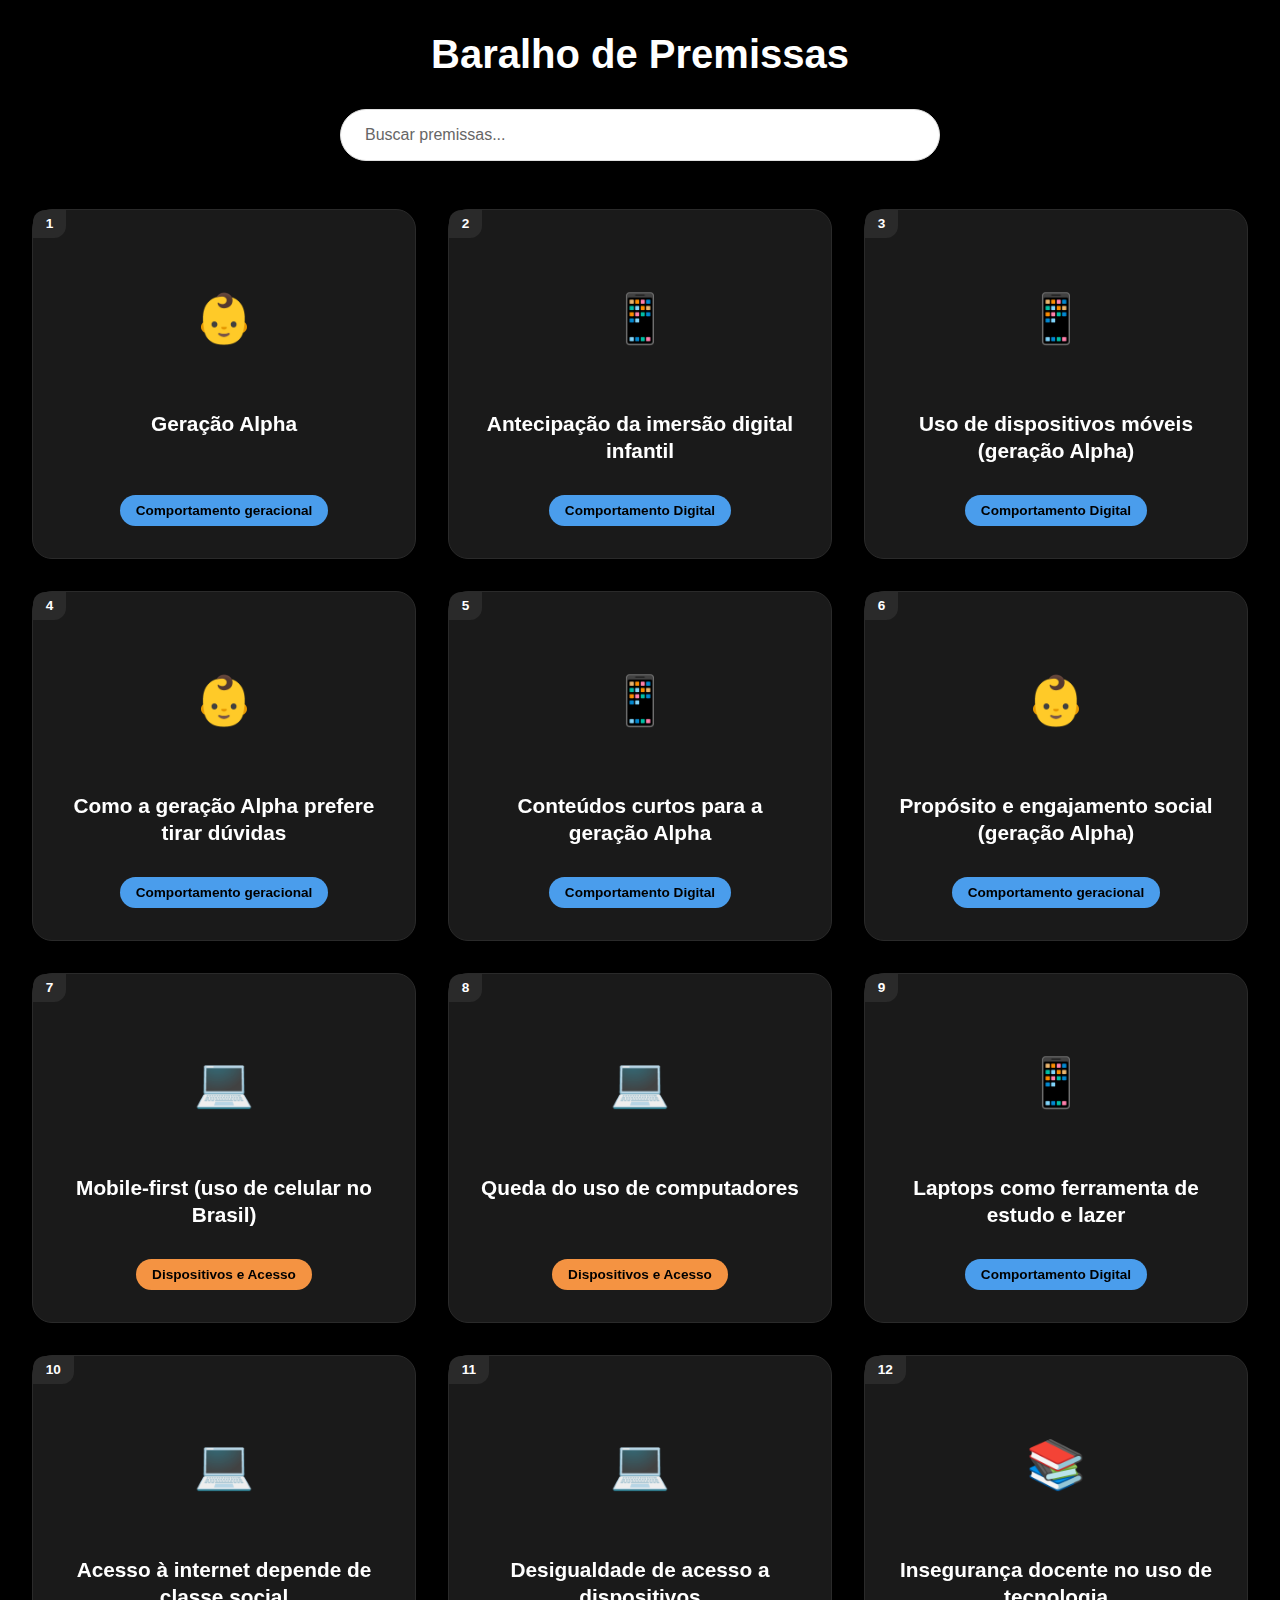
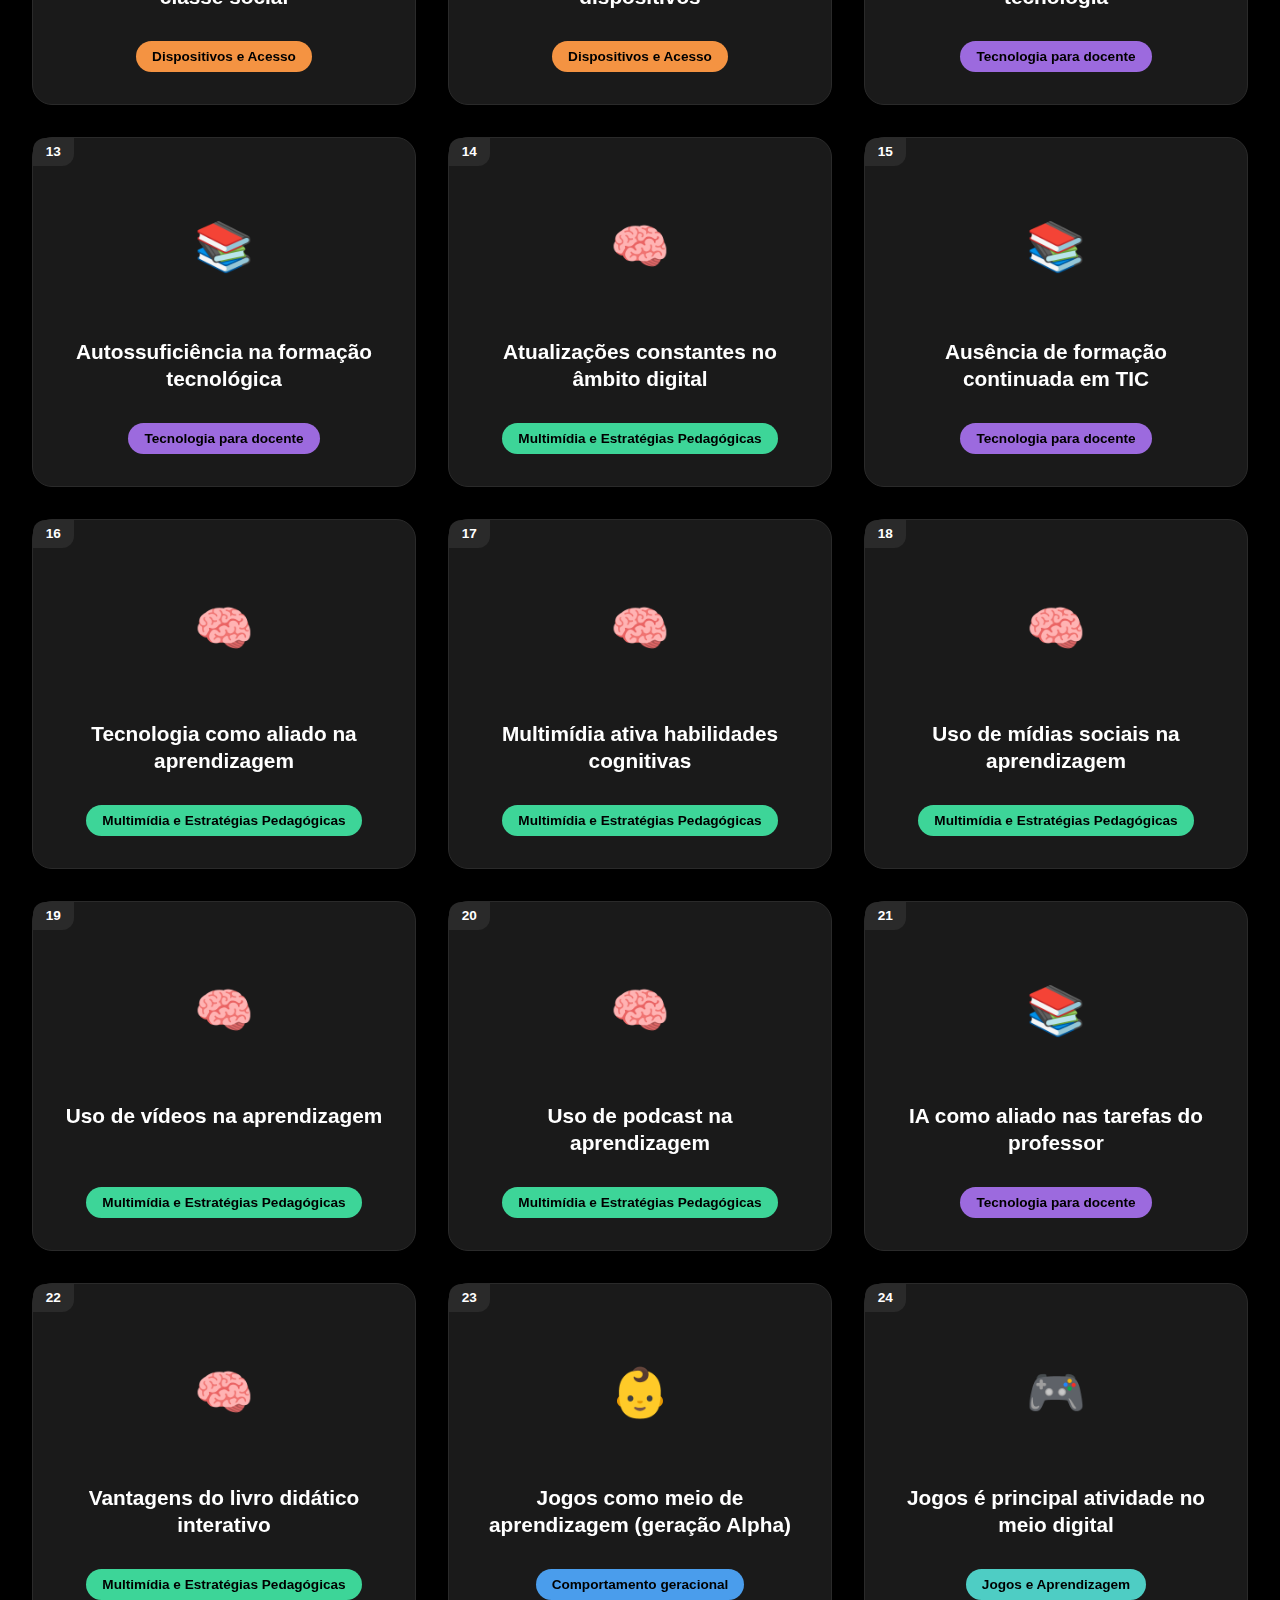
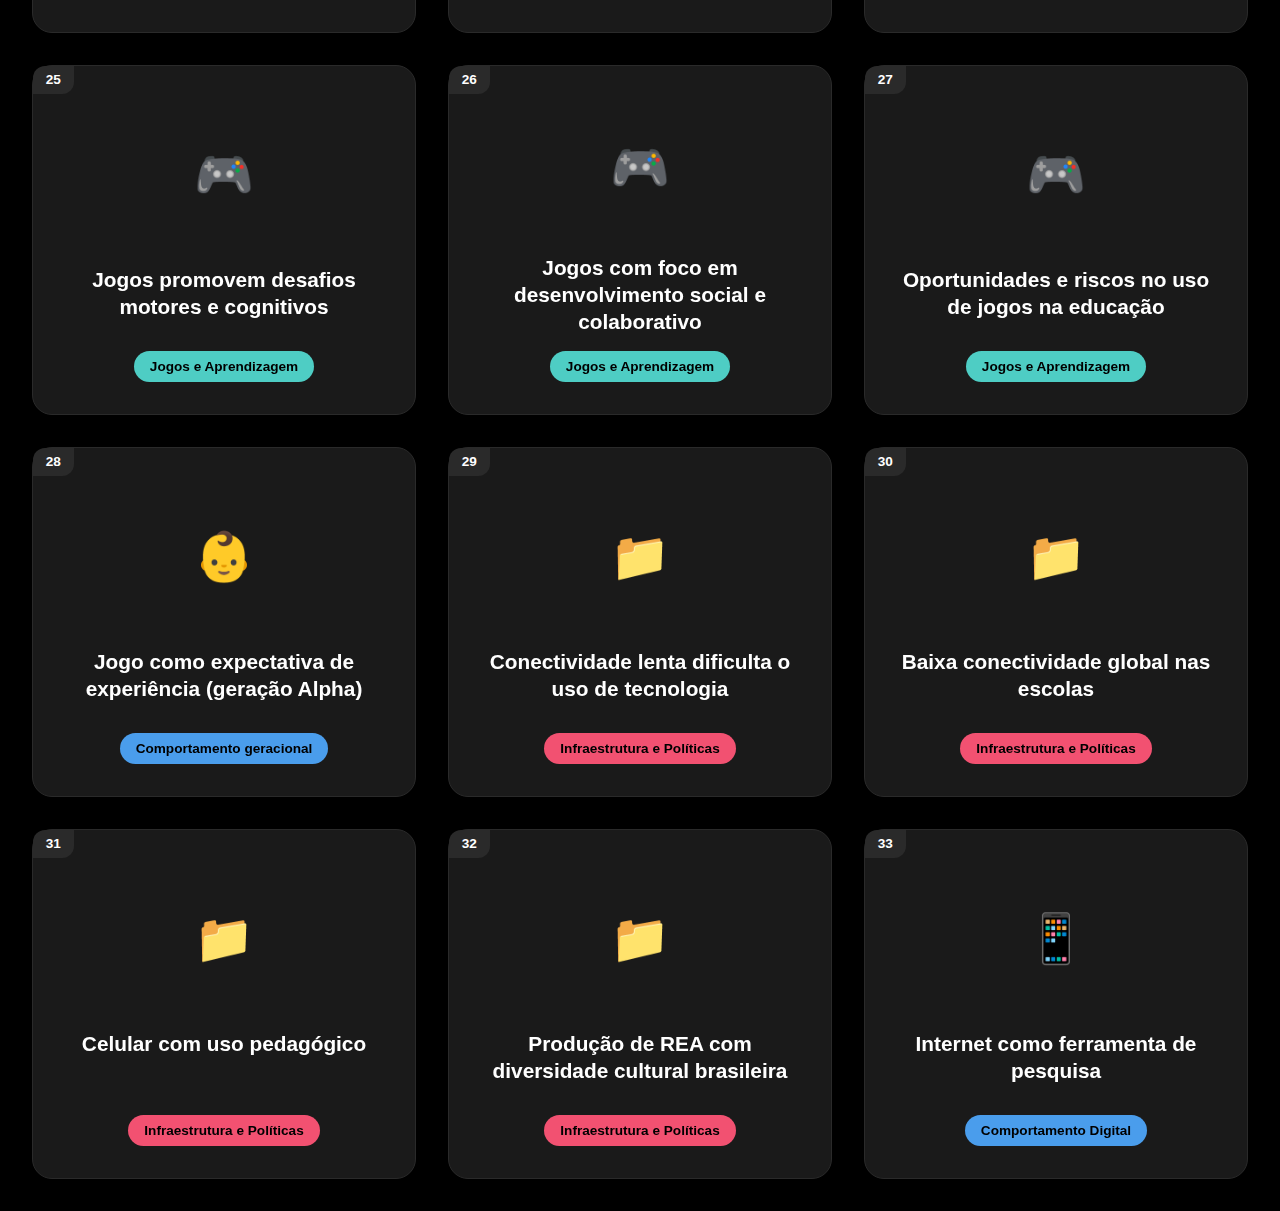
<file: index.html>
<!DOCTYPE html>
<html lang="pt-BR">
<head>
    <meta charset="UTF-8">
    <meta name="viewport" content="width=device-width, initial-scale=1.0">
    <meta name="description" content="Baralho de premissas educacionais brasileiras fundamentadas em pesquisa e categorizadas.">
    <title>Baralho de Premissas</title>
    <link rel="stylesheet" href="assets/css/styles.css">
</head>
<body>
    <div class="container">
        <h1>Baralho de Premissas</h1>
        
        <div class="search-bar">
            <input type="text" id="searchInput" placeholder="Buscar premissas...">
        </div>

        <div class="cards-grid" id="cardsGrid"></div>
    </div>

    <div class="modal" id="modal">
        <div class="modal-content">
            <button class="modal-close" onclick="closeModal()">×</button>
            <h2 class="modal-title" id="modalTitle"></h2>
            <p class="modal-text" id="modalText"></p>
        </div>
    </div>

    <script src="assets/js/app.js" defer></script>
</body>
</html>
</file>
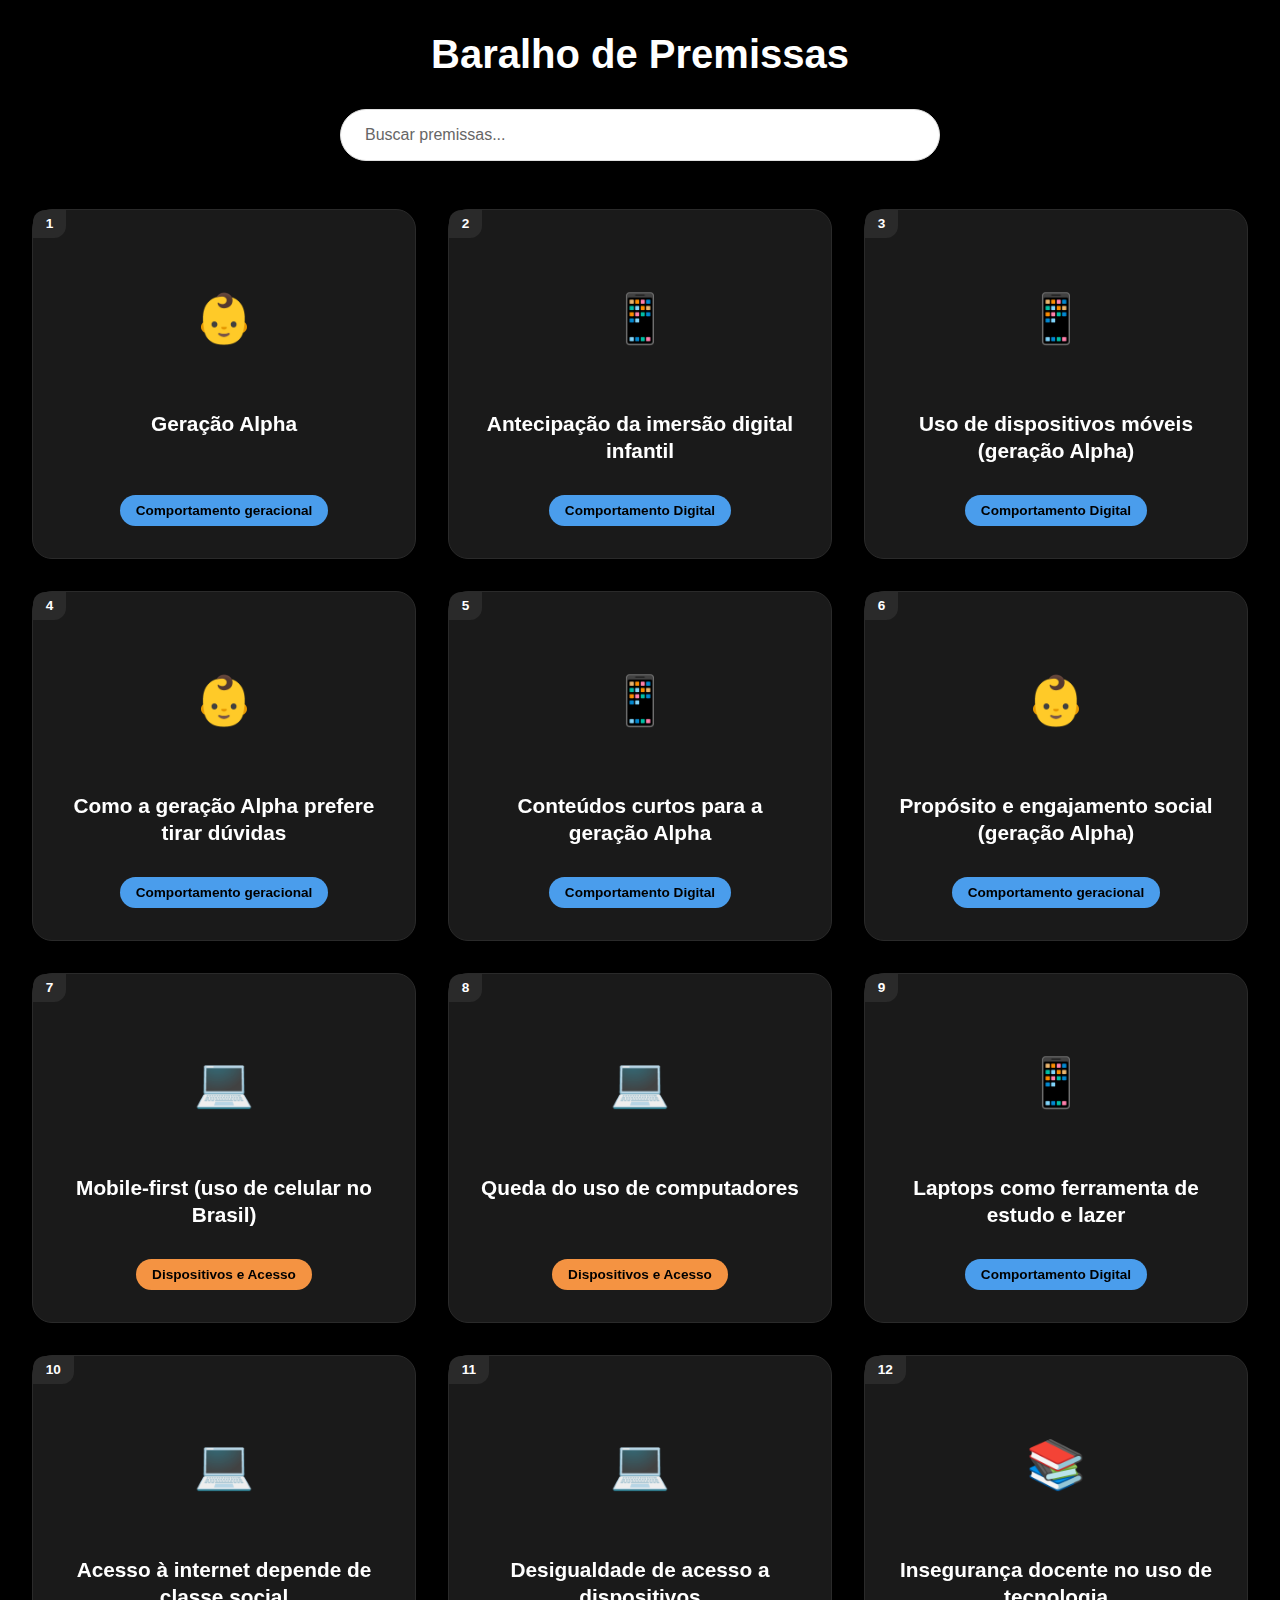
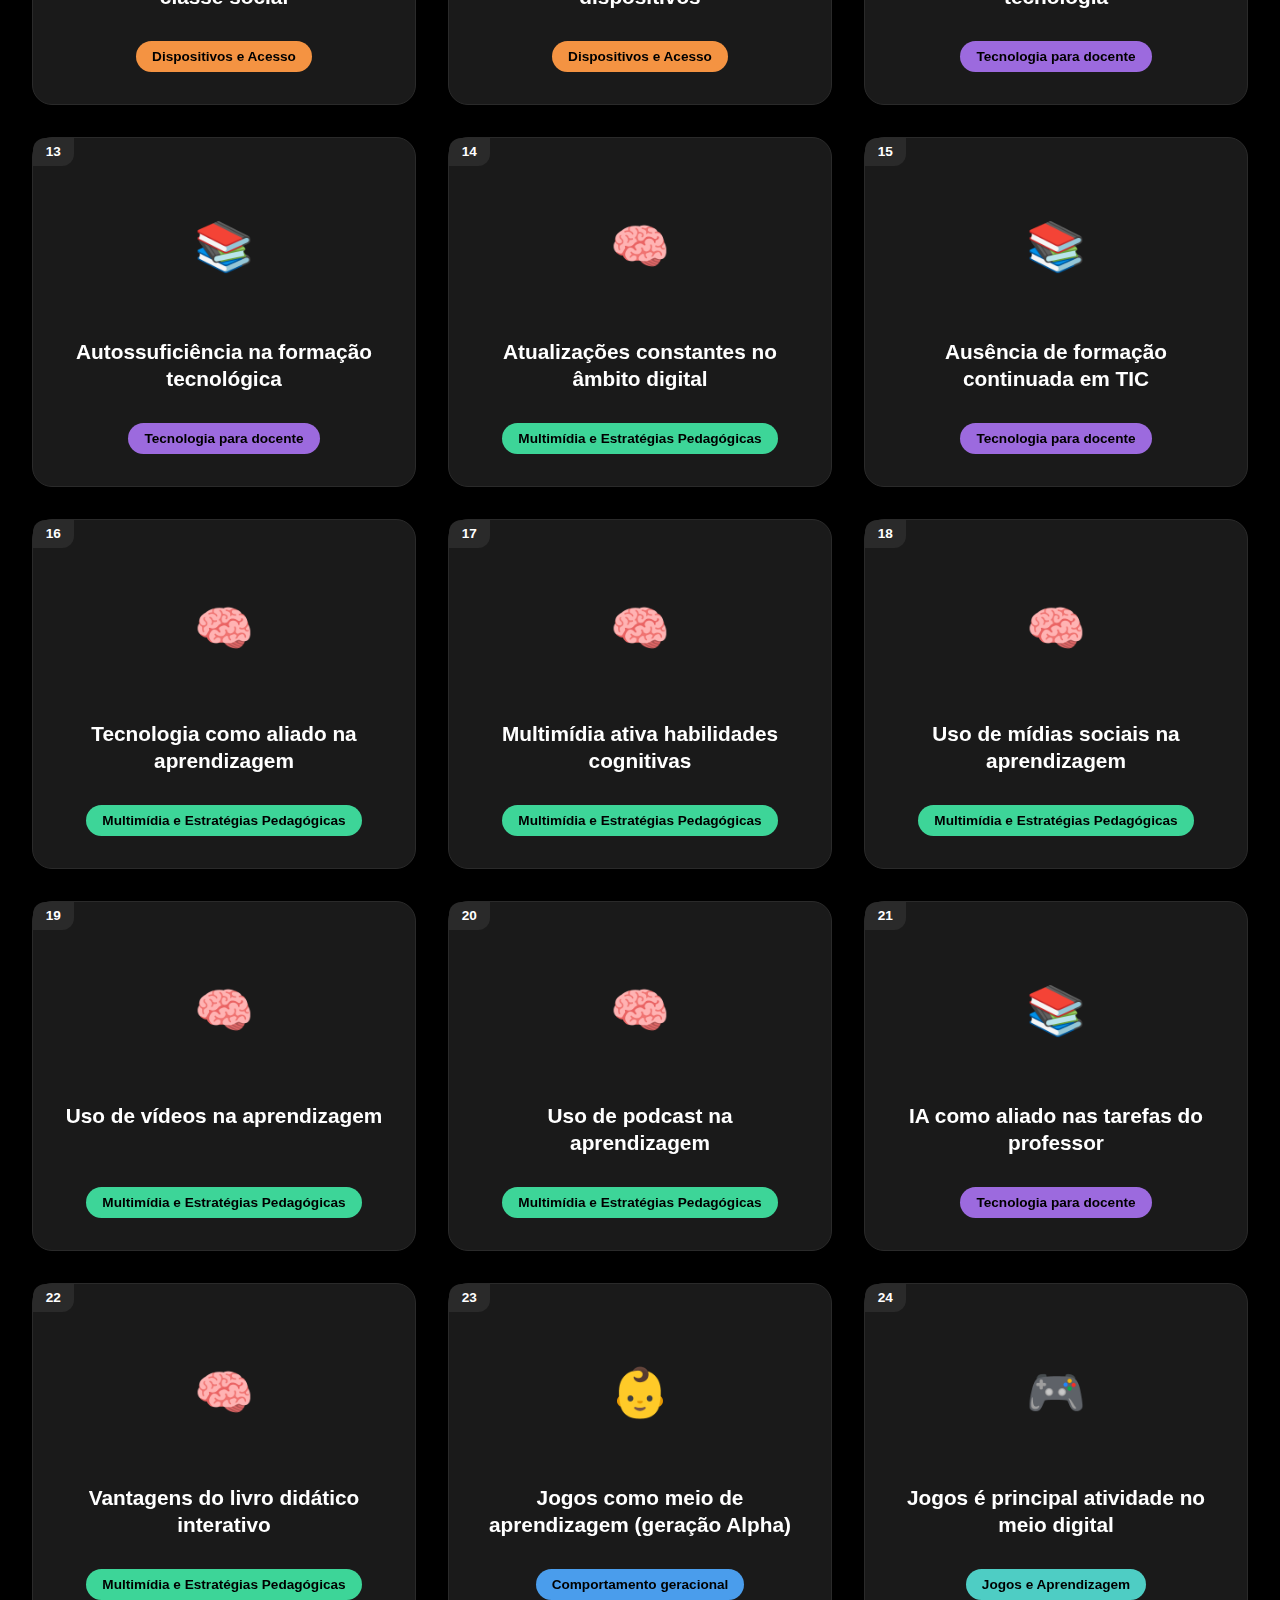
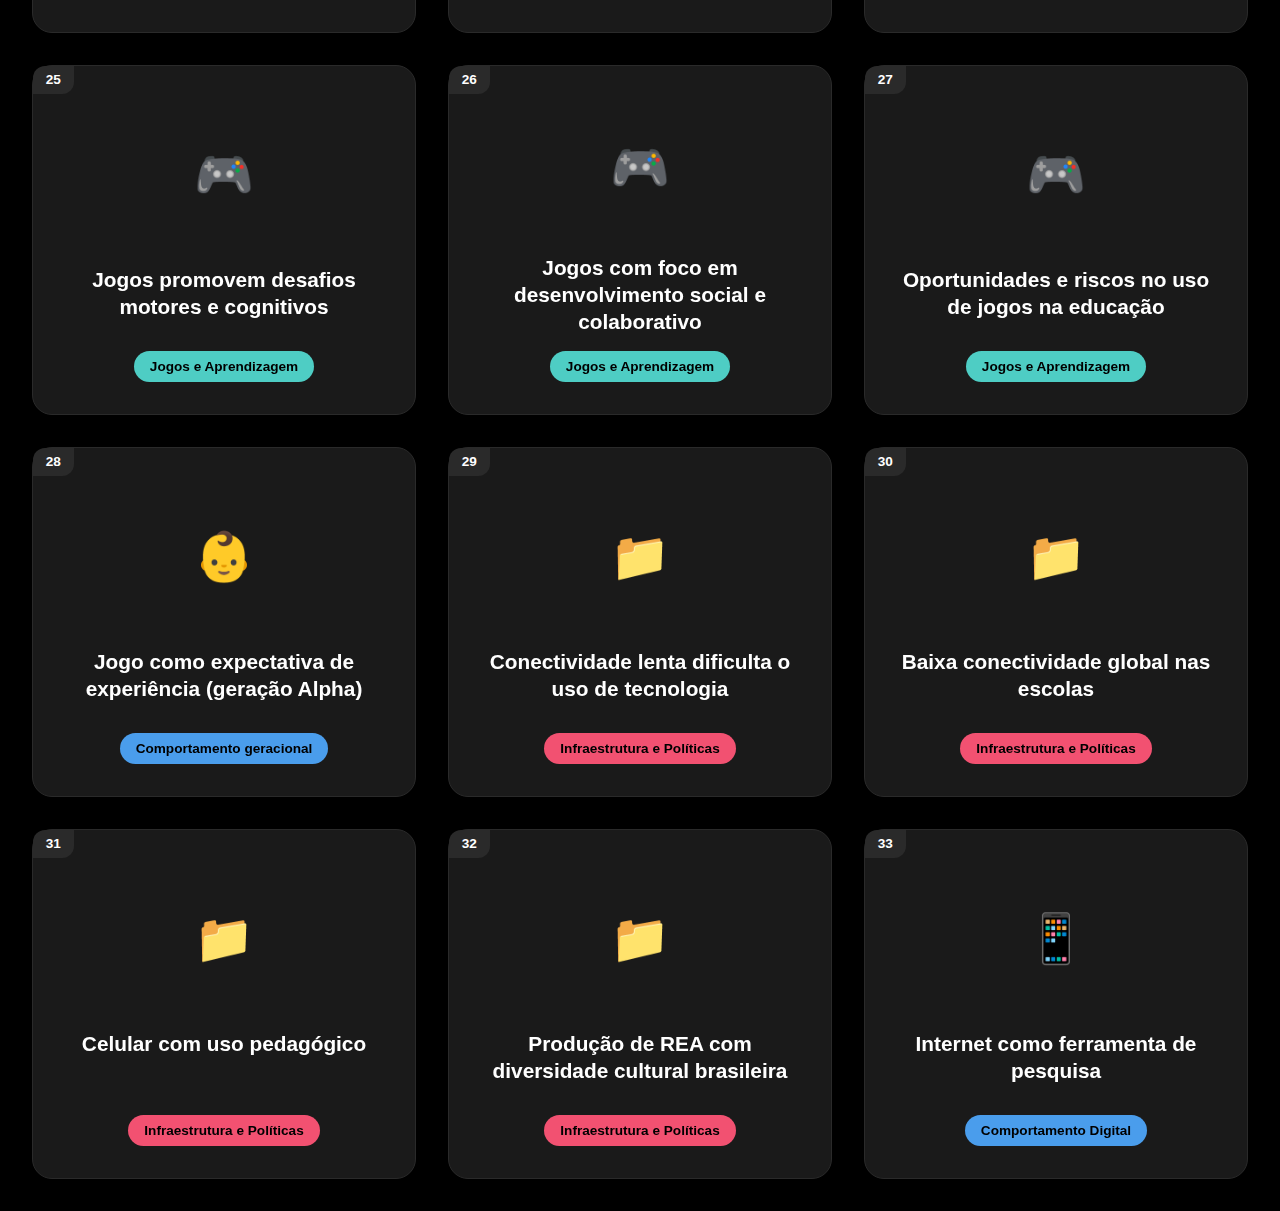
<file: Premissas.html>
<!-- AVISO: Este arquivo é apenas um backup do desenvolvimento inicial e não faz parte do site ativo publicado no GitHub Pages. Use apenas para referência. -->
<!DOCTYPE html>
<html lang="pt-BR">
<head>
    <meta charset="UTF-8">
    <meta name="viewport" content="width=device-width, initial-scale=1.0">
    <title>Baralho de Premissas</title>
    <style>
        * {
            margin: 0;
            padding: 0;
            box-sizing: border-box;
        }

        body {
            font-family: -apple-system, BlinkMacSystemFont, 'Segoe UI', Roboto, Oxygen, Ubuntu, Cantarell, sans-serif;
            background: #000000;
            min-height: 100vh;
            padding: 2rem;
        }

        .container {
            max-width: 1400px;
            margin: 0 auto;
        }

        h1 {
            color: white;
            text-align: center;
            margin-bottom: 2rem;
            font-size: 2.5rem;
            text-shadow: 2px 2px 4px rgba(0,0,0,0.2);
        }

        .search-bar {
            max-width: 600px;
            margin: 0 auto 3rem;
            position: relative;
        }

        .search-bar input {
            width: 100%;
            padding: 1rem 1.5rem;
            font-size: 1rem;
            border: none;
            border-radius: 50px;
            box-shadow: 0 4px 20px rgba(0,0,0,0.3);
            outline: none;
            background: #ffffff;
            color: #000;
            border: 1px solid #e0e0e0;
        }

        .search-bar input::placeholder {
            color: #666;
        }

        .cards-grid {
            display: grid;
            grid-template-columns: repeat(5, 1fr);
            gap: 2rem;
            perspective: 1000px;
        }

        .card-container {
            height: 350px;
            position: relative;
            cursor: pointer;
        }

        .card {
            width: 100%;
            height: 100%;
            position: relative;
            transform-style: preserve-3d;
            transition: transform 0.6s;
        }

        .card.flipped {
            transform: rotateY(180deg);
        }

        .card-face {
            position: absolute;
            width: 100%;
            height: 100%;
            backface-visibility: hidden;
            border-radius: 20px;
            padding: 2rem;
            box-shadow: 0 8px 30px rgba(0,0,0,0.2);
            display: flex;
            flex-direction: column;
        }

        .card-front {
            background: #1a1a1a;
            justify-content: space-between;
            align-items: center;
            text-align: center;
            border: 1px solid #2a2a2a;
        }

        .card-back {
            background: #1a1a1a;
            transform: rotateY(180deg);
            overflow-y: auto;
            border: 1px solid #2a2a2a;
            justify-content: space-between;
            align-items: center;
        }

        .card-number {
            position: absolute;
            top: 0;
            left: 0;
            font-size: 0.85rem;
            color: #fff;
            font-weight: 700;
            background: #2a2a2a;
            padding: 0.4rem 0.8rem;
            border-radius: 12px 0 12px 0;
        }

        .card-icon {
            font-size: 3rem;
            margin: 1rem 0;
            width: 120px;
            height: 120px;
            display: flex;
            align-items: center;
            justify-content: center;
        }

        .card-icon img {
            width: 100%;
            height: 100%;
            object-fit: contain;
        }

        .card-title {
            font-size: 1.3rem;
            font-weight: 700;
            color: #fff;
            margin: 1rem 0;
            line-height: 1.3;
        }

        .card-category {
            font-size: 0.85rem;
            color: #000;
            font-weight: 600;
            background: #2a2a2a;
            padding: 0.5rem 1rem;
            border-radius: 20px;
            margin-top: auto;
        }

        .card-category.category-alpha {
            background: #4A9DEC;
        }

        .card-category.category-dispositivos {
            background: #F49342;
        }

        .card-category.category-desafios {
            background: #9C6ADE;
        }

        .card-category.category-multimidia {
            background: #3DD598;
        }

        .card-category.category-jogos {
            background: #4ECDC4;
        }

        .card-category.category-infraestrutura {
            background: #F25171;
        }

        .premise-text {
            font-size: 0.95rem;
            line-height: 1.6;
            color: #ddd;
            margin: auto 0;
            text-align: center;
        }

        .card-buttons {
            display: flex;
            gap: 1rem;
            justify-content: center;
            position: relative;
            margin-top: auto;
        }

        .btn {
            padding: 0.7rem 1.2rem;
            border: none;
            border-radius: 10px;
            font-size: 0.9rem;
            font-weight: 600;
            cursor: pointer;
            transition: all 0.3s;
            flex: 1;
        }

        .btn-context {
            background: #4A9DEC;
            color: white;
        }

        .btn-context:hover {
            background: #3a8bd4;
            transform: translateY(-2px);
        }

        .btn-apply {
            background: #F25171;
            color: white;
        }

        .btn-apply:hover {
            background: #d93f5e;
            transform: translateY(-2px);
        }

        .btn-info {
            position: absolute;
            top: 0.5rem;
            right: 0.5rem;
            background: #2a2a2a;
            color: #fff;
            width: 36px;
            height: 36px;
            flex: 0 0 36px;
            border-radius: 50%;
            display: flex;
            align-items: center;
            justify-content: center;
        }

        .btn-info:hover {
            background: #3a3a3a;
            transform: translateY(-2px);
        }

        .modal {
            display: none;
            position: fixed;
            top: 0;
            left: 0;
            width: 100%;
            height: 100%;
            background: rgba(0,0,0,0.85);
            z-index: 1000;
            align-items: center;
            justify-content: center;
            padding: 2rem;
        }

        .modal.active {
            display: flex;
        }

        .modal-content {
            background: #1a1a1a;
            padding: 2rem;
            border-radius: 20px;
            max-width: 600px;
            max-height: 80vh;
            overflow-y: auto;
            position: relative;
            border: 1px solid #2a2a2a;
        }

        .modal-close {
            position: absolute;
            top: 1rem;
            right: 1rem;
            font-size: 1.5rem;
            background: none;
            border: none;
            cursor: pointer;
            color: #999;
            width: 30px;
            height: 30px;
            display: flex;
            align-items: center;
            justify-content: center;
            border-radius: 50%;
        }

        .modal-close:hover {
            background: #2a2a2a;
            color: #fff;
        }

        .modal-title {
            font-size: 1.5rem;
            margin-bottom: 1rem;
            color: #fff;
        }

        .modal-text {
            line-height: 1.6;
            color: #ddd;
        }

        .no-results {
            grid-column: 1 / -1;
            text-align: center;
            color: white;
            font-size: 1.2rem;
            padding: 3rem;
        }

        @media (max-width: 768px) {
            body {
                padding: 1rem;
            }

            h1 {
                font-size: 1.8rem;
            }

            .cards-grid {
                grid-template-columns: 1fr;
                gap: 1.5rem;
            }
        }

        @media (max-width: 1400px) and (min-width: 1025px) {
            .cards-grid {
                grid-template-columns: repeat(3, 1fr);
            }
        }

        @media (max-width: 1024px) and (min-width: 769px) {
            .cards-grid {
                grid-template-columns: repeat(2, 1fr);
            }
        }
    </style>
</head>
<body>
    <div class="container">
        <h1>Baralho de Premissas</h1>
        
        <div class="search-bar">
            <input type="text" id="searchInput" placeholder="Buscar premissas...">
        </div>

        <div class="cards-grid" id="cardsGrid"></div>
    </div>

    <div class="modal" id="modal">
        <div class="modal-content">
            <button class="modal-close" onclick="closeModal()">×</button>
            <h2 class="modal-title" id="modalTitle"></h2>
            <p class="modal-text" id="modalText"></p>
        </div>
    </div>

    <script>
        const premissas = [
            {
                numero: "1",
                titulo: "Geração Alpha",
                categoria: "Comportamento geracional",
                icone: "👶",
                premissa: "A geração Alpha (nascidos após 2010) é atualmente a maior e mais diversa geração, cobrindo idades de 0 a 14 anos.",
                contexto: "Planejamento de currículos e definição de público-alvo para soluções digitais inclusivas.",
                fonte: "Relatório sobre Comportamentos da Geração Alpha. Shutterstock, 2024.",
                aplicacao: "Garantir diversidade na representação de personagens e adaptar conteúdos e produtos para usuários desta faixa etária."
            },
            {
                numero: "2",
                titulo: "Antecipação da imersão digital infantil",
                categoria: "Comportamento Digital",
                icone: "📱",
                premissa: "O uso de internet por crianças de 3 a 8 anos dobrou ou mais na última década, saltando para 71% (3-5 anos) e 82% (6-8 anos).",
                contexto: "Design de interfaces e conteúdo para a primeira infância, reconhecendo a imersão precoce.",
                fonte: "Uso de internet por crianças entre 6 e 8 anos dobrou na última década. Agência Brasil, 2025.",
                aplicacao: "Criar experiências digitais seguras e guiadas para menores de 8 anos, focando em habilidades fundamentais sob supervisão."
            },
            {
                numero: "3",
                titulo: "Uso de dispositivos móveis (geração Alpha)",
                categoria: "Comportamento Digital",
                icone: "📱",
                premissa: "A geração Alpha têm o primeiro acesso à tecnologia antes dos 6 anos (43%) via tablets; 58% recebem o primeiro celular aos 10 anos.",
                contexto: "Desenvolvimento de aplicativos e conteúdos para o público pré-escolar e início do fundamental.",
                fonte: "Relatório sobre Comportamentos da Geração Alpha. Shutterstock, 2024.",
                aplicacao: "Priorizar layouts responsivos para tablets e celular considerando a jornada do usuário entre dispositivos compartilhados e pessoais."
            },
            {
                numero: "4",
                titulo: "Como a geração Alpha prefere tirar dúvidas",
                categoria: "Comportamento geracional",
                icone: "👶",
                premissa: "A geração Alpha priorizam vídeos tutoriais (1º) e amigos/família (2º) para tirar dúvidas, buscando professores (3º) e IA (4º) em seguida.",
                contexto: "Estrutura de suporte e materiais de referência em plataformas de EAD.",
                fonte: "Relatório sobre Comportamentos da Geração Alpha. Shutterstock, 2024.",
                aplicacao: "Integrar vídeos curtos \"como fazer\", fóruns de colaboração entre amigos e/ou professores como métodos primários de suporte."
            },
            {
                numero: "5",
                titulo: "Conteúdos curtos para a geração Alpha",
                categoria: "Comportamento Digital",
                icone: "📱",
                premissa: "A geração Alpha busca simplicidade e velocidade, valorizando dicas rápidas, atalhos e insights acionáveis em vez de conteúdo longo.",
                contexto: "Modularização de conteúdo e formato de entrega (microlearning).",
                fonte: "Relatório sobre Comportamentos da Geração Alpha. Shutterstock, 2024.",
                aplicacao: "Fragmentar módulos complexos em unidades curtas e usar formatos como flashcards, mapas mentais, resumos do conteúdo e quizzes."
            },
            {
                numero: "6",
                titulo: "Propósito e engajamento social (geração Alpha)",
                categoria: "Comportamento geracional",
                icone: "👶",
                premissa: "Alphas são motivados por propósito (sustentabilidade, inclusão) e priorizam carreiras que ajudem pessoas e animais.",
                contexto: "Gamificação e narrativas de aprendizagem (storytelling) em torno de problemas reais.",
                fonte: "Relatório sobre Comportamentos da Geração Alpha. Shutterstock, 2024.",
                aplicacao: "Desenhar projetos educacionais com impacto social ou ambiental claro, alinhado aos valores e senso de propósito da geração."
            },
            {
                numero: "7",
                titulo: "Mobile-first (uso de celular no Brasil)",
                categoria: "Dispositivos e Acesso",
                icone: "💻",
                premissa: "98% dos jovens de 9 a 17 anos no Brasil acessam a internet via celular, sendo o único dispositivo para 32% das classes DE.",
                contexto: "Design de interface e desenvolvimento de plataformas educacionais e demais produtos digitais.",
                fonte: "TIC Kids Online 2024; Pew Research, 2024.",
                aplicacao: "O design deve ser mobile-first, garantindo usabilidade e funcionalidade total, mesmo em dispositivos ou conexões limitadas."
            },
            {
                numero: "8",
                titulo: "Queda do uso de computadores",
                categoria: "Dispositivos e Acesso",
                icone: "💻",
                premissa: "O acesso à internet via computadores diminuiu de 64% para 37% entre 2015 e 2024.",
                contexto: "Escolha de formato de mídia e desenvolvimento de produtos digitais que não dependam de computador ou em formato paisagem.",
                fonte: "TIC Kids Online Brasil 2024.",
                aplicacao: "Evitar a criação de conteúdos ou atividades que exijam o computador, priorizando o formato otimizado para celular."
            },
            {
                numero: "9",
                titulo: "Laptops como ferramenta de estudo e lazer",
                categoria: "Comportamento Digital",
                icone: "📱",
                premissa: "47% dos Alphas de 8 a 9 anos possuem laptops, introduzidos principalmente para uso escolar, games ou lazer.",
                contexto: "Transição do Ensino Fundamental I para o II, focando em atividades que exploram a capacidade de produção do laptop.",
                fonte: "Relatório sobre Comportamentos da Geração Alpha. Shutterstock, 2024.",
                aplicacao: "Desenvolver atividades de criação de conteúdo (edição, programação) para esta faixa etária, aproveitando o potencial do dispositivo."
            },
            {
                numero: "10",
                titulo: "Acesso à internet depende de classe social",
                categoria: "Dispositivos e Acesso",
                icone: "💻",
                premissa: "O acesso à Internet em deslocamento varia significativamente: 74% (AB), 44% (C) e 33% (DE) dos usuários de 9 a 17 anos.",
                contexto: "Criação de conteúdo para consumo em mobilidade, como podcasts e audiolivros.",
                fonte: "TIC Kids Online Brasil 2024.",
                aplicacao: "Para públicos de baixa renda, focar em formatos leves ou offline, pois a banda para consumo de mídia é menor."
            },
            {
                numero: "11",
                titulo: "Desigualdade de acesso a dispositivos",
                categoria: "Dispositivos e Acesso",
                icone: "💻",
                premissa: "O acesso a consoles e computadores é quase unânime nas classes A/B, mas nas classes C/D/E o acesso é feito por dispositivos móveis.",
                contexto: "Escolha do formato para jogos educacionais, simulações e plataformas.",
                fonte: "O que as famílias precisam saber sobre games — um guia para cuidadores de crianças e adolescentes. Homo Ludens, 2020.",
                aplicacao: "Garantir que experiências digitais sejam otimizadas para celular a fim de evitar a exclusão de classes mais baixas."
            },
            {
                numero: "12",
                titulo: "Insegurança docente no uso de tecnologia",
                categoria: "Tecnologia para docente",
                icone: "📚",
                premissa: "Professores frequentemente se sentem despreparados e pouco seguros para ministrar aulas utilizando a tecnologia.",
                contexto: "Design de interfaces de plataformas educacionais destinadas a professores.",
                fonte: "Relatório de monitoramento global da educação, resumo, 2023: a tecnologia na educação. Unesco, 2023.",
                aplicacao: "O design deve ser intuitivo, com tutoriais claros e suporte imediato, minimizando a curva de aprendizado para aumentar a adoção docente."
            },
            {
                numero: "13",
                titulo: "Autossuficiência na formação tecnológica",
                categoria: "Tecnologia para docente",
                icone: "📚",
                premissa: "Apenas 40% dos professores fizeram disciplina de Tecnologias Digitais na graduação, mas 94% buscaram formação tecnológica por conta própria.",
                contexto: "Oferta de recursos de capacitação e modelos de formação continuada.",
                fonte: "TIC Kids Educação 2022.",
                aplicacao: "Criar trilhas de aprendizagem modulares e autônomas, reconhecendo a iniciativa do professor em buscar conhecimento sob demanda."
            },
            {
                numero: "14",
                titulo: "Atualizações constantes no âmbito digital",
                categoria: "Multimídia e Estratégias Pedagógicas",
                icone: "🧠",
                premissa: "Produtos de tecnologia educacional mudam a cada 36 meses, em média, evoluindo mais rápido do que é possível avaliá-los.",
                contexto: "Desenvolvimento e manutenção de plataformas educacionais e produtos digitais.",
                fonte: "Relatório de monitoramento global da educação, resumo, 2023: a tecnologia na educação. Unesco, 2023.",
                aplicacao: "Priorizar soluções flexíveis e abertas (OER) que possam ser atualizadas e adaptadas rapidamente, evitando dependência de sistemas fechados."
            },
            {
                numero: "15",
                titulo: "Ausência de formação continuada em TIC",
                categoria: "Tecnologia para docente",
                icone: "📚",
                premissa: "44% dos professores da Educação Básica no Brasil não tiveram acesso a qualquer tipo de formação continuada sobre o uso de TIC.",
                contexto: "Programas de implementação de novas formações em tecnologia para docentes.",
                fonte: "TIC Kids Educação 2022.",
                aplicacao: "Integrar módulos de treinamento prático e contínuo no lançamento de qualquer ferramenta nova para compensar a deficiência formativa oficial."
            },
            {
                numero: "16",
                titulo: "Tecnologia como aliado na aprendizagem",
                categoria: "Multimídia e Estratégias Pedagógicas",
                icone: "🧠",
                premissa: "A tecnologia pode melhorar a aprendizagem (prática, instrução personalizada) e envolver estudantes (conteúdo variado, colaboração).",
                contexto: "Estruturação de aulas com conteúdos em formatos digitais.",
                fonte: "Relatório de monitoramento global da educação, resumo, 2023: a tecnologia na educação. Unesco, 2023.",
                aplicacao: "Projetar experiências que permitam caminhos de aprendizagem adaptáveis e utilizar formatos multimodais (vídeo, áudio, interativo, texto) para conteúdo."
            },
            {
                numero: "17",
                titulo: "Multimídia ativa habilidades cognitivas",
                categoria: "Multimídia e Estratégias Pedagógicas",
                icone: "🧠",
                premissa: "O uso de multimídia mobiliza seleção, organização e integração (3 habilidades cognitivas), motivando pela aproximação da realidade.",
                contexto: "Criação de materiais didáticos digitais complexos.",
                fonte: "Curso AVA MEC - O Uso de tecnologias digitais na formação de crianças, 2025.",
                aplicacao: "Usar elementos visuais e auditivos combinados para engajar os estudantes na organização e integração do conhecimento."
            },
            {
                numero: "18",
                titulo: "Uso de mídias sociais na aprendizagem",
                categoria: "Multimídia e Estratégias Pedagógicas",
                icone: "🧠",
                premissa: "Mídias digitais como vídeos, podcasts e redes sociais são eficazes para engajar, ampliar a aprendizagem e promover colaboração.",
                contexto: "Design de tarefas e projetos de comunicação e produção de conteúdo.",
                fonte: "Curso AVA MEC - Competências digitais no século XXI, 2025.",
                aplicacao: "Criar tarefas de produção de mídia (ex: \"faça um podcast ou vídeo explicativo\") para transformar o consumo passivo em criação ativa."
            },
            {
                numero: "19",
                titulo: "Uso de vídeos na aprendizagem",
                categoria: "Multimídia e Estratégias Pedagógicas",
                icone: "🧠",
                premissa: "Vídeos podem guiar atividades práticas, contextualizar teorias ou conter resumos de aulas para revisão do estudante.",
                contexto: "Produção de material de apoio e aulas invertidas em formato audiovisual.",
                fonte: "Curso AVA MEC - Competências digitais no século XXI, 2025.",
                aplicacao: "Produzir conteúdo educacional em formato de vídeo curto, focando na aplicação prática imediata."
            },
            {
                numero: "20",
                titulo: "Uso de podcast na aprendizagem",
                categoria: "Multimídia e Estratégias Pedagógicas",
                icone: "🧠",
                premissa: "Podcasts servem para criar discussões, convidar especialistas ou aprofundar tópicos curriculares como material complementar.",
                contexto: "Criação de conteúdo para consumo em áudio (deslocamento, revisão).",
                fonte: "Curso AVA MEC - Competências digitais no século XXI, 2025.",
                aplicacao: "Produzir conteúdo educacional em formato de podcast, desenvolvendo a escuta crítica e argumentação."
            },
            {
                numero: "21",
                titulo: "IA como aliado nas tarefas do professor",
                categoria: "Tecnologia para docente",
                icone: "📚",
                premissa: "A IA pode personalizar a aprendizagem e reduzir o tempo do professor em tarefas operacionais, além de auxiliar na identificação de plágio.",
                contexto: "Implementação de sistemas de correção automática e tutoria adaptativa.",
                fonte: "Relatório de monitoramento global da educação, resumo, 2023: a tecnologia na educação. Unesco, 2023.",
                aplicacao: "Utilizar ferramentas de IA para fornecer feedback imediato aos alunos em exercícios básicos, liberando o professor para o ensino complexo."
            },
            {
                numero: "22",
                titulo: "Vantagens do livro didático interativo",
                categoria: "Multimídia e Estratégias Pedagógicas",
                icone: "🧠",
                premissa: "A digitalização de conteúdo simplifica acesso, permitindo livros didáticos interativos e aprendizagem multimodal.",
                contexto: "Publicação de material didático e recursos educacionais abertos (REA).",
                fonte: "Relatório de monitoramento global da educação, resumo, 2023: a tecnologia na educação. Unesco, 2023.",
                aplicacao: "Converter materiais estáticos em formatos interativos que explorem áudio, vídeo e simulações para maximizar a retenção."
            },
            {
                numero: "23",
                titulo: "Jogos como meio de aprendizagem (geração Alpha)",
                categoria: "Comportamento geracional",
                icone: "👶",
                premissa: "A geração Alpha prefere, em primeiro lugar, aprender através de games, seguido por interações com pessoas ao vivo e pessoas online.",
                contexto: "Criação de experiências de aprendizagem gamificada.",
                fonte: "Relatório sobre Comportamentos da Geração Alpha. Shutterstock, 2024.",
                aplicacao: "Integrar mecânicas de jogos (desafios, recompensas, narrativa) em experiências educacionais digitais, além de jogos educacionais."
            },
            {
                numero: "24",
                titulo: "Jogos é principal atividade no meio digital",
                categoria: "Jogos e Aprendizagem",
                icone: "🎮",
                premissa: "Jogar online é a atividade digital mais realizada pelos usuários de 9 a 10 anos (81%), superando assistir a vídeos e ouvir música.",
                contexto: "Introdução de crianças à cultura digital e desenvolvimento de habilidades básicas através de jogos.",
                fonte: "TIC Kids Online Brasil 2024.",
                aplicacao: "Usar jogos digitais como ponto de partida para engajar os alunos mais novos, introduzindo conceitos curriculares de forma lúdica."
            },
            {
                numero: "25",
                titulo: "Jogos promovem desafios motores e cognitivos",
                categoria: "Jogos e Aprendizagem",
                icone: "🎮",
                premissa: "Jogos promovem autossuperação, desafios cognitivos/motores, permitindo aprender a persistir e perseverar ao refazer tarefas.",
                contexto: "Criação de metas e estruturas de feedback em plataformas educacionais.",
                fonte: "O que as famílias precisam saber sobre games — um guia para cuidadores de crianças e adolescentes. Homo Ludens, 2020.",
                aplicacao: "Desenhar sistemas gamificados incentivando a mentalidade de crescimento e prática."
            },
            {
                numero: "26",
                titulo: "Jogos com foco em desenvolvimento social e colaborativo",
                categoria: "Jogos e Aprendizagem",
                icone: "🎮",
                premissa: "52% das crianças participaram de jogos online com outros jogadores (60% na faixa etária de 11 a 12 anos).",
                contexto: "Design de jogos educacionais com modo multiplayer ou cooperativo.",
                fonte: "TIC Kids Online Brasil 2023.",
                aplicacao: "Focar o design cooperativo e social na pré-adolescência (11-12 anos) e garantir mecanismos para equilibrar a participação de gêneros."
            },
            {
                numero: "27",
                titulo: "Oportunidades e riscos no uso de jogos na educação",
                categoria: "Jogos e Aprendizagem",
                icone: "🎮",
                premissa: "Oportunidades e riscos de jogos dependem de variáveis do jogo (gênero, monetização, mecânica) e do contexto do jogador (classe social, mediação parental).",
                contexto: "Avaliação e seleção de jogos para uso pedagógico e definição de diretrizes de moderação.",
                fonte: "TIC Kids Online Brasil 2024.",
                aplicacao: "Analisar a mecânica do jogo (ex: se força pausas ou propicia chat de voz) antes de adotá-lo pedagogicamente para mitigar riscos."
            },
            {
                numero: "28",
                titulo: "Jogo como expectativa de experiência (geração Alpha)",
                categoria: "Comportamento geracional",
                icone: "👶",
                premissa: "A geração Alpha espera que a brincadeira faça parte de suas experiências, usando jogos para entretenimento, aprendizado e socialização.",
                contexto: "Engajamento do usuário e retenção em longo prazo.",
                fonte: "Relatório sobre Comportamentos da Geração Alpha. Shutterstock, 2024.",
                aplicacao: "Incorporar elementos lúdicos (desafios opcionais, narrativas envolventes) mesmo em conteúdos mais sérios, atendendo à expectativa de gamificação."
            },
            {
                numero: "29",
                titulo: "Conectividade lenta dificulta o uso de tecnologia",
                categoria: "Infraestrutura e Políticas",
                icone: "📁",
                premissa: "A baixa velocidade da Internet dificulta o uso de tecnologias digitais, relatada por 60% dos professores de escolas públicas.",
                contexto: "Planejamento de requisitos técnicos e formatos de conteúdo.",
                fonte: "TIC Kids Educação 2023.",
                aplicacao: "Projetar ferramentas digitais para funcionar offline ou exigir o mínimo de banda larga."
            },
            {
                numero: "30",
                titulo: "Baixa conectividade global nas escolas",
                categoria: "Infraestrutura e Políticas",
                icone: "📁",
                premissa: "Apenas 40% das escolas primárias, 50% das secundárias de 1º nível e 65% das de 2º nível estão conectadas à internet globalmente.",
                contexto: "Desenvolvimento de soluções educacionais para mercados globais ou regiões com baixa infraestrutura.",
                fonte: "Relatório de monitoramento global da educação, resumo, 2023: a tecnologia na educação. Unesco, 2023.",
                aplicacao: "Criar soluções de conteúdo que permitam o download prévio e o uso offline para garantir o acesso fora das grandes áreas urbanas."
            },
            {
                numero: "31",
                titulo: "Celular com uso pedagógico",
                categoria: "Infraestrutura e Políticas",
                icone: "📁",
                premissa: "O uso de celulares é permitido na escola para fins pedagógicos (com autorização), acessibilidade, inclusão e garantia de direitos.",
                contexto: "Justificativa pedagógica para a adoção de tecnologias móveis.",
                fonte: "Guia de conscientização para uso de celulares na escola. MEC.",
                aplicacao: "Desenhar atividades que só podem ser realizadas pelo celular, vinculando o uso do dispositivo a um objetivo pedagógico explícito."
            },
            {
                numero: "32",
                titulo: "Produção de REA com diversidade cultural brasileira",
                categoria: "Infraestrutura e Políticas",
                icone: "📁",
                premissa: "92% do conteúdo da biblioteca global OER Commons (Recursos Educacionais Abertos) está em inglês.",
                contexto: "Localização de conteúdo educacional e promoção da diversidade cultural.",
                fonte: "Relatório de monitoramento global da educação, resumo, 2023: a tecnologia na educação. Unesco, 2023.",
                aplicacao: "Priorizar a criação de conteúdo educacional na língua local e incentivar a produção de REA regionais para equilibrar a perspectiva global."
            },
            {
                numero: "33",
                titulo: "Internet como ferramenta de pesquisa",
                categoria: "Comportamento Digital",
                icone: "📱",
                premissa: "93% dos adolescentes de 15 a 17 anos e 72% das crianças de 9 a 10 anos usam a internet para pesquisas na realização de trabalhos escolares",
                contexto: "Disponibilizar nas plataforma de ensino ferramenta para busca dentro do conteúdo publicado ali.",
                fonte: "TIC Kids Online Brasil 2024.",
                aplicacao: "Disponibilizar nas plataforma de ensino ferramenta para busca dentro do conteúdo publicado ali."
            }
        ];

        let allCards = [];

        function getCategoryClass(categoria) {
            if (categoria.includes('Comportamento geracional')) return 'category-alpha';
            if (categoria.includes('Comportamento Digital')) return 'category-alpha';
            if (categoria.includes('Dispositivos e Acesso')) return 'category-dispositivos';
            if (categoria.includes('Tecnologia para docente')) return 'category-desafios';
            if (categoria.includes('Multimídia e Estratégias Pedagógicas')) return 'category-multimidia';
            if (categoria.includes('Jogos e Aprendizagem')) return 'category-jogos';
            if (categoria.includes('Infraestrutura e Políticas')) return 'category-infraestrutura';
            return '';
        }

        function createCard(data) {
            const numero = data.numero;
            const categoryClass = getCategoryClass(data.categoria);
            return `
                <div class="card-container" onclick="flipCard(event)">
                    <div class="card">
                        <div class="card-face card-front">
                            <div class="card-number">${numero}</div>
                            <div class="card-icon">${data.icone}</div>
                            <h3 class="card-title">${data.titulo}</h3>
                            <div class="card-category ${categoryClass}">${data.categoria}</div>
                        </div>
                        <div class="card-face card-back">
                            <button class="btn btn-info" onclick="showModal(event, 'fonte', '${data.numero}')">i</button>
                            <p class="premise-text">${data.premissa}</p>
                            <div class="card-buttons">
                                <button class="btn btn-context" onclick="showModal(event, 'contexto', '${data.numero}')">Contexto</button>
                                <button class="btn btn-apply" onclick="showModal(event, 'aplicacao', '${data.numero}')">Como aplicar</button>
                            </div>
                        </div>
                    </div>
                </div>
            `;
        }

        function renderCards(cardsToRender) {
            const grid = document.getElementById('cardsGrid');
            if (cardsToRender.length === 0) {
                grid.innerHTML = '<div class="no-results">Nenhuma premissa encontrada</div>';
            } else {
                grid.innerHTML = cardsToRender.map(card => createCard(card)).join('');
            }
        }

        function flipCard(event) {
            const target = event.target;
            if (target.classList.contains('btn') || target.closest('.btn')) {
                return;
            }
            const cardContainer = event.currentTarget;
            const card = cardContainer.querySelector('.card');
            card.classList.toggle('flipped');
        }

        function showModal(event, type, numero) {
            event.stopPropagation();
            const modal = document.getElementById('modal');
            const modalTitle = document.getElementById('modalTitle');
            const modalText = document.getElementById('modalText');
            
            const premissa = premissas.find(p => p.numero === numero);
            
            if (type === 'fonte') {
                modalTitle.textContent = 'Fonte';
                modalText.textContent = premissa.fonte;
            } else if (type === 'contexto') {
                modalTitle.textContent = 'Contexto';
                modalText.textContent = premissa.contexto;
            } else {
                modalTitle.textContent = 'Como Aplicar';
                modalText.textContent = premissa.aplicacao;
            }
            
            modal.classList.add('active');
        }

        function closeModal() {
            const modal = document.getElementById('modal');
            modal.classList.remove('active');
        }

        document.getElementById('modal').addEventListener('click', function(event) {
            if (event.target === this) {
                closeModal();
            }
        });

        document.getElementById('searchInput').addEventListener('input', function(e) {
            const searchTerm = e.target.value.toLowerCase();
            
            if (searchTerm === '') {
                renderCards(premissas);
                return;
            }
            
            const filtered = premissas.filter(p => {
                return p.numero.toLowerCase().includes(searchTerm) ||
                       p.titulo.toLowerCase().includes(searchTerm) ||
                       p.categoria.toLowerCase().includes(searchTerm) ||
                       p.premissa.toLowerCase().includes(searchTerm);
            });
            
            renderCards(filtered);
        });

        // Initial render
        renderCards(premissas);
    </script>
</body>
</html>
</file>
<file: assets/css/styles.css>
/* Reset e configurações básicas */
* {
    margin: 0;
    padding: 0;
    box-sizing: border-box;
}

body {
    font-family: -apple-system, BlinkMacSystemFont, 'Segoe UI', Roboto, Oxygen, Ubuntu, Cantarell, sans-serif;
    background: #000000;
    min-height: 100vh;
    padding: 2rem;
}

/* Layout principal */
.container {
    max-width: 1400px;
    margin: 0 auto;
}

h1 {
    color: white;
    text-align: center;
    margin-bottom: 2rem;
    font-size: 2.5rem;
    text-shadow: 2px 2px 4px rgba(0,0,0,0.2);
}

/* Barra de busca */
.search-bar {
    max-width: 600px;
    margin: 0 auto 3rem;
    position: relative;
}

.search-bar input {
    width: 100%;
    padding: 1rem 1.5rem;
    font-size: 1rem;
    border: none;
    border-radius: 50px;
    box-shadow: 0 4px 20px rgba(0,0,0,0.3);
    outline: none;
    background: #ffffff;
    color: #000;
    border: 1px solid #e0e0e0;
}

.search-bar input::placeholder {
    color: #666;
}

/* Grid de cards */
.cards-grid {
    display: grid;
    grid-template-columns: repeat(5, 1fr);
    gap: 2rem;
    perspective: 1000px;
}

/* Cards */
.card-container {
    height: 350px;
    position: relative;
    cursor: pointer;
}

.card {
    width: 100%;
    height: 100%;
    position: relative;
    transform-style: preserve-3d;
    transition: transform 0.6s;
}

.card.flipped {
    transform: rotateY(180deg);
}

.card-face {
    position: absolute;
    width: 100%;
    height: 100%;
    backface-visibility: hidden;
    border-radius: 20px;
    padding: 2rem;
    box-shadow: 0 8px 30px rgba(0,0,0,0.2);
    display: flex;
    flex-direction: column;
}

.card-front {
    background: #1a1a1a;
    justify-content: space-between;
    align-items: center;
    text-align: center;
    border: 1px solid #2a2a2a;
}

.card-back {
    background: #1a1a1a;
    transform: rotateY(180deg);
    overflow-y: auto;
    border: 1px solid #2a2a2a;
    justify-content: space-between;
    align-items: center;
}

/* Elementos dos cards */
.card-number {
    position: absolute;
    top: 0;
    left: 0;
    font-size: 0.85rem;
    color: #fff;
    font-weight: 700;
    background: #2a2a2a;
    padding: 0.4rem 0.8rem;
    border-radius: 12px 0 12px 0;
}

.card-icon {
    font-size: 3rem;
    margin: 1rem 0;
    width: 120px;
    height: 120px;
    display: flex;
    align-items: center;
    justify-content: center;
}

.card-icon img {
    width: 100%;
    height: 100%;
    object-fit: contain;
}

.card-title {
    font-size: 1.3rem;
    font-weight: 700;
    color: #fff;
    margin: 1rem 0;
    line-height: 1.3;
}

.card-category {
    font-size: 0.85rem;
    color: #000;
    font-weight: 600;
    background: #2a2a2a;
    padding: 0.5rem 1rem;
    border-radius: 20px;
    margin-top: auto;
}

/* Categorias com cores específicas */
.card-category.category-alpha {
    background: #4A9DEC;
}

.card-category.category-dispositivos {
    background: #F49342;
}

.card-category.category-desafios {
    background: #9C6ADE;
}

.card-category.category-multimidia {
    background: #3DD598;
}

.card-category.category-jogos {
    background: #4ECDC4;
}

.card-category.category-infraestrutura {
    background: #F25171;
}

.premise-text {
    font-size: 0.95rem;
    line-height: 1.6;
    color: #ddd;
    margin: auto 0;
    text-align: center;
}

/* Botões */
.card-buttons {
    display: flex;
    gap: 1rem;
    justify-content: center;
    position: relative;
    margin-top: auto;
}

.btn {
    padding: 0.7rem 1.2rem;
    border: none;
    border-radius: 10px;
    font-size: 0.9rem;
    font-weight: 600;
    cursor: pointer;
    transition: all 0.3s;
    flex: 1;
}

.btn-context {
    background: #4A9DEC;
    color: white;
}

.btn-context:hover {
    background: #3a8bd4;
    transform: translateY(-2px);
}

.btn-apply {
    background: #F25171;
    color: white;
}

.btn-apply:hover {
    background: #d93f5e;
    transform: translateY(-2px);
}

.btn-info {
    position: absolute;
    top: 0.5rem;
    right: 0.5rem;
    background: #2a2a2a;
    color: #fff;
    width: 36px;
    height: 36px;
    flex: 0 0 36px;
    border-radius: 50%;
    display: flex;
    align-items: center;
    justify-content: center;
}

.btn-info:hover {
    background: #3a3a3a;
    transform: translateY(-2px);
}

/* Modal */
.modal {
    display: none;
    position: fixed;
    top: 0;
    left: 0;
    width: 100%;
    height: 100%;
    background: rgba(0,0,0,0.85);
    z-index: 1000;
    align-items: center;
    justify-content: center;
    padding: 2rem;
}

.modal.active {
    display: flex;
}

.modal-content {
    background: #1a1a1a;
    padding: 2rem;
    border-radius: 20px;
    max-width: 600px;
    max-height: 80vh;
    overflow-y: auto;
    position: relative;
    border: 1px solid #2a2a2a;
}

.modal-close {
    position: absolute;
    top: 1rem;
    right: 1rem;
    font-size: 1.5rem;
    background: none;
    border: none;
    cursor: pointer;
    color: #999;
    width: 30px;
    height: 30px;
    display: flex;
    align-items: center;
    justify-content: center;
    border-radius: 50%;
}

.modal-close:hover {
    background: #2a2a2a;
    color: #fff;
}

.modal-title {
    font-size: 1.5rem;
    margin-bottom: 1rem;
    color: #fff;
}

.modal-text {
    line-height: 1.6;
    color: #ddd;
}

.no-results {
    grid-column: 1 / -1;
    text-align: center;
    color: white;
    font-size: 1.2rem;
    padding: 3rem;
}

/* Responsividade */
@media (max-width: 768px) {
    body {
        padding: 1rem;
    }

    h1 {
        font-size: 1.8rem;
    }

    .cards-grid {
        grid-template-columns: 1fr;
        gap: 1.5rem;
    }
}

@media (max-width: 1400px) and (min-width: 1025px) {
    .cards-grid {
        grid-template-columns: repeat(3, 1fr);
    }
}

@media (max-width: 1024px) and (min-width: 769px) {
    .cards-grid {
        grid-template-columns: repeat(2, 1fr);
    }
}
</file>
